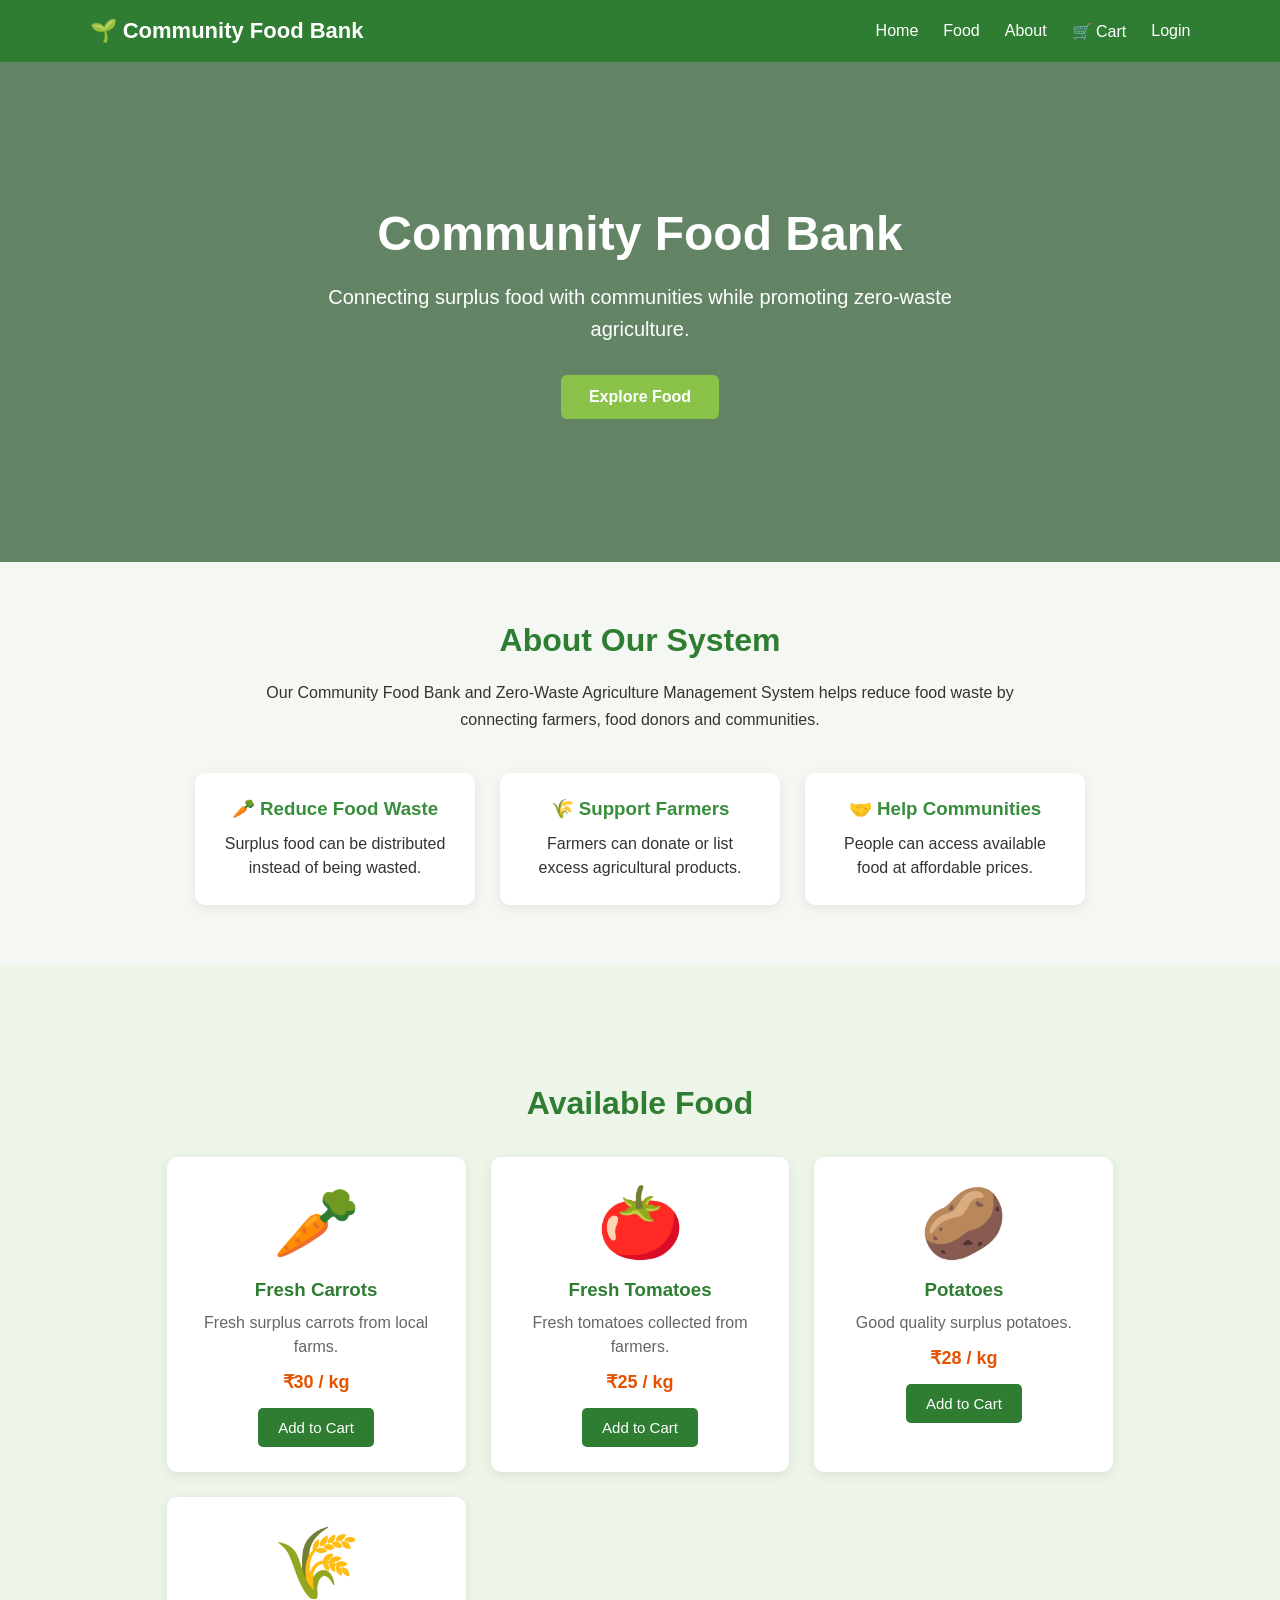
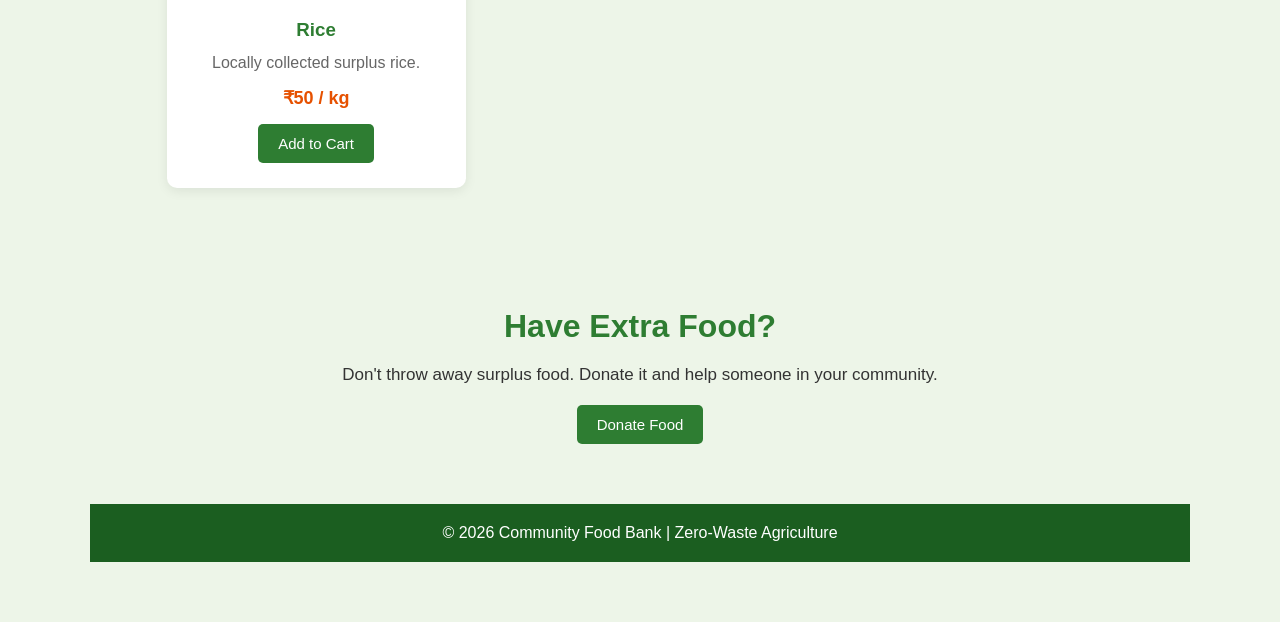
<file: index.html>
<!DOCTYPE html>
<html lang="en">
<head>
    <meta charset="UTF-8">
    <meta name="viewport" content="width=device-width, initial-scale=1.0">
    <title>Community Food Bank</title>
    <link rel="stylesheet" href="style.css">
</head>

<body>

<header>
    <div class="logo">🌱 Community Food Bank</div>

    <nav>
        <a href="index.html">Home</a>
        <a href="#food">Food</a>
        <a href="#about">About</a>
        <a href="cart.html">🛒 Cart</a>
        <a href="login.html">Login</a>

        <span class="user-display">
    👤 <span class="logged-user-name"></span>
</span>

<button onclick="logoutUser()">
    Logout
</button>
    </nav>
</header>

<section class="hero">
    <div class="hero-content">
        <h1>Community Food Bank</h1>

        <p>
            Connecting surplus food with communities while
            promoting zero-waste agriculture.
        </p>

        <a href="#food" class="btn">Explore Food</a>
    </div>
</section>

<section id="about" class="about">
    <h2>About Our System</h2>

    <p>
        Our Community Food Bank and Zero-Waste Agriculture Management
        System helps reduce food waste by connecting farmers,
        food donors and communities.
    </p>

    <div class="features">

        <div class="feature">
            <h3>🥕 Reduce Food Waste</h3>
            <p>Surplus food can be distributed instead of being wasted.</p>
        </div>

        <div class="feature">
            <h3>🌾 Support Farmers</h3>
            <p>Farmers can donate or list excess agricultural products.</p>
        </div>

        <div class="feature">
            <h3>🤝 Help Communities</h3>
            <p>People can access available food at affordable prices.</p>
        </div>

    </div>
</section>

<section id="food" class="products">

    <section id="food" class="products">

    <h2>Available Food</h2>

    <div class="product-container">

        <!-- CARROTS -->

        <div class="product-card">

            <div class="product-image">🥕</div>

            <h3>Fresh Carrots</h3>

            <p>Fresh surplus carrots from local farms.</p>

            <span>₹30 / kg</span>

            <button
                class="add-to-cart"
                onclick="addToCart('Fresh Carrots', 30, '🥕')">

                Add to Cart

            </button>

        </div>


        <!-- TOMATOES -->

        <div class="product-card">

            <div class="product-image">🍅</div>

            <h3>Fresh Tomatoes</h3>

            <p>Fresh tomatoes collected from farmers.</p>

            <span>₹25 / kg</span>

            <button
                class="add-to-cart"
                onclick="addToCart('Fresh Tomatoes', 25, '🍅')">

                Add to Cart

            </button>

        </div>


        <!-- POTATOES -->

        <div class="product-card">

            <div class="product-image">🥔</div>

            <h3>Potatoes</h3>

            <p>Good quality surplus potatoes.</p>

            <span>₹28 / kg</span>

            <button
                class="add-to-cart"
                onclick="addToCart('Potatoes', 28, '🥔')">

                Add to Cart

            </button>

        </div>


        <!-- RICE -->

        <div class="product-card">

            <div class="product-image">🌾</div>

            <h3>Rice</h3>

            <p>Locally collected surplus rice.</p>

            <span>₹50 / kg</span>

            <button
                class="add-to-cart"
                onclick="addToCart('Rice', 50, '🌾')">

                Add to Cart

            </button>

        </div>

    </div>

</section>

<section class="donate">
    <h2>Have Extra Food?</h2>

    <p>
        Don't throw away surplus food. Donate it and help someone
        in your community.
    </p>

    <button>Donate Food</button>
</section>

<footer>
    <p>© 2026 Community Food Bank | Zero-Waste Agriculture</p>
</footer>

<script src="script.js"></script>

</body>
</html>
</file>
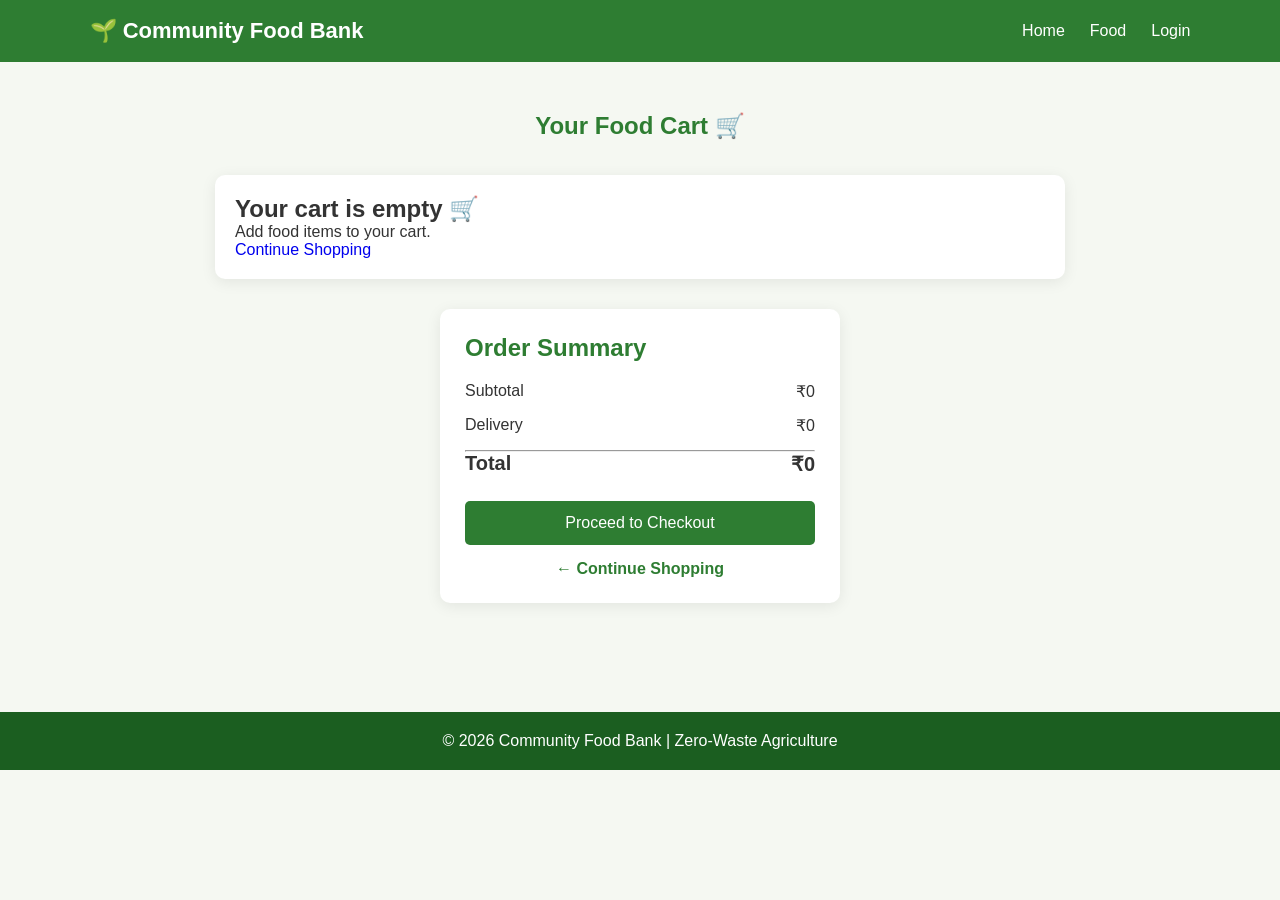
<file: cart.html>
<!DOCTYPE html>
<html lang="en">

<head>
    <meta charset="UTF-8">
    <meta name="viewport" content="width=device-width, initial-scale=1.0">

    <title>Cart - Community Food Bank</title>

    <link rel="stylesheet" href="style.css">
</head>

<body>

<header>
    <div class="logo">🌱 Community Food Bank</div>

    <nav>
        <a href="index.html">Home</a>
        <a href="index.html#food">Food</a>
        <a href="login.html">Login</a>

        <span class="user-display">
    👤 <span class="logged-user-name"></span>
</span>

<button onclick="logoutUser()">
    Logout
</button>
    </nav>
</header>

<section class="cart-section">

    <h1>Your Food Cart 🛒</h1>

    <div class="cart-container">
        <!-- Cart items will be added here by JavaScript -->
    </div>

    <div class="cart-summary">

    <h2>Order Summary</h2>

    <div class="summary-row">
        <span>Subtotal</span>
        <span id="cartSubtotal">₹0</span>
    </div>

    <div class="summary-row">
        <span>Delivery</span>
        <span id="cartDelivery">₹0</span>
    </div>

    <hr>

    <div class="summary-total">
        <span>Total</span>
        <span id="cartTotal">₹0</span>
    </div>

    <button
        class="checkout-btn"
        onclick="checkout()"
    >
        Proceed to Checkout
    </button>

    <a
        href="index.html"
        class="continue-shopping"
    >
        ← Continue Shopping
    </a>

</div>

</section>

<footer>
    <p>© 2026 Community Food Bank | Zero-Waste Agriculture</p>
</footer>

<script src="script.js"></script>

</body>
</html>
</file>
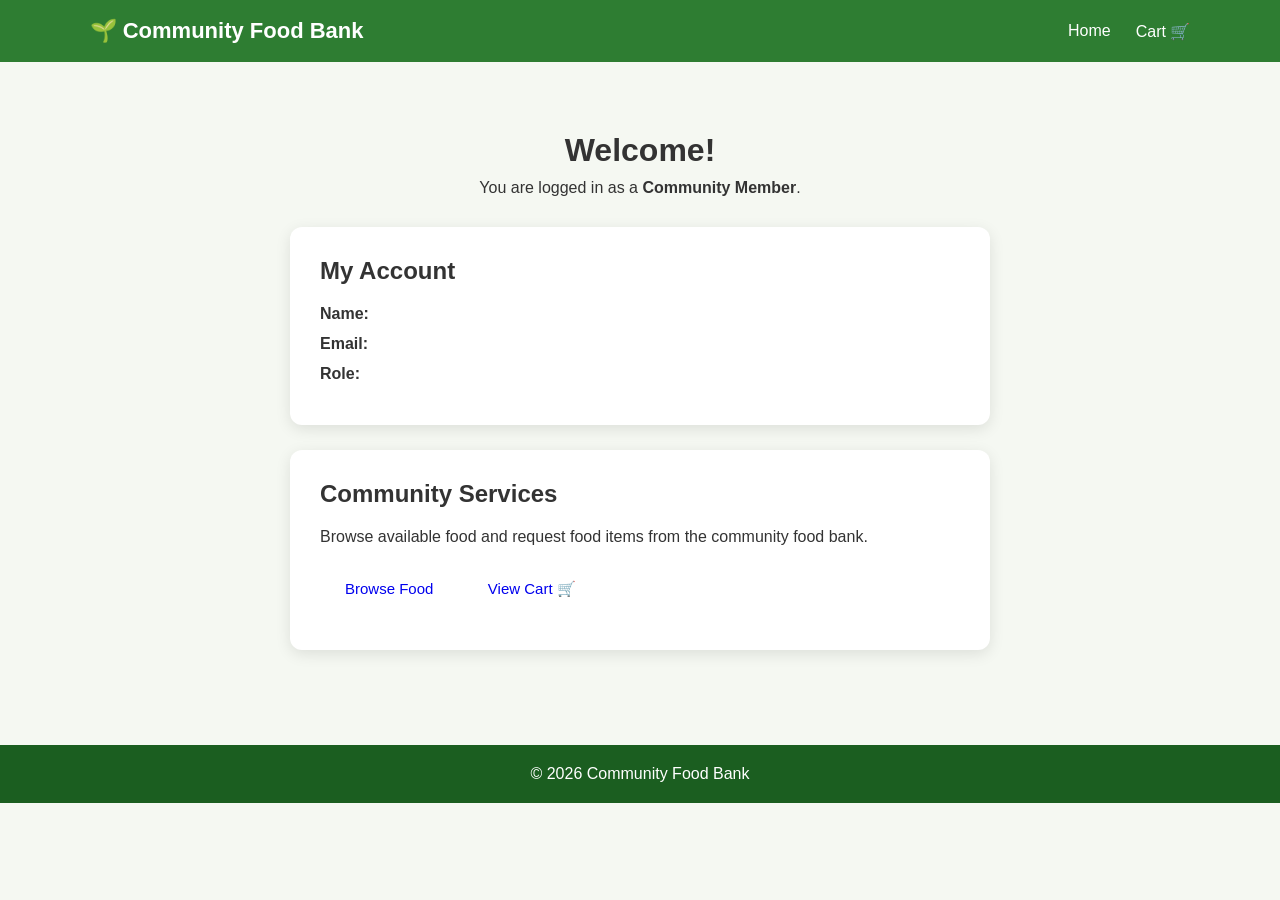
<file: community (1).html>
<!DOCTYPE html>
<html lang="en">

<head>
    <meta charset="UTF-8">
    <meta name="viewport" content="width=device-width, initial-scale=1.0">

    <title>Community Member - Community Food Bank</title>

    <link rel="stylesheet" href="style.css">
</head>

<body>

    <!-- Header -->
    <header>

        <div class="logo">
            🌱 Community Food Bank
        </div>

        <nav>
            <a href="index.html">Home</a>
            <a href="cart.html">Cart 🛒</a>

            <button onclick="logoutUser()">
                Logout
            </button>
        </nav>

    </header>


    <!-- Dashboard -->
    <main class="dashboard">

        <h1 class="welcome-user">
            Welcome!
        </h1>

        <p>
            You are logged in as a
            <strong id="userRole">Community Member</strong>.
        </p>


        <!-- User Information -->
        <div class="dashboard-card">

    <h2>My Account</h2>

    <p>
        <strong>Name:</strong>
        <span class="logged-user-name"></span>
    </p>

    <p>
        <strong>Email:</strong>
        <span class="logged-user-email"></span>
    </p>

    <p>
        <strong>Role:</strong>
        <span class="logged-user-role"></span>
    </p>

</div>


        <!-- Community Member Options -->
        <div class="dashboard-card">

            <h2>Community Services</h2>

            <p>
                Browse available food and request food items
                from the community food bank.
            </p>

            <a href="index.html" class="dashboard-btn">
                Browse Food
            </a>

            <a href="cart.html" class="dashboard-btn">
                View Cart 🛒
            </a>

        </div>

    </main>


    <!-- Footer -->
    <footer>

        <p>
            © 2026 Community Food Bank
        </p>

    </footer>


    <script src="script.js"></script>

</body>
</html>
</file>
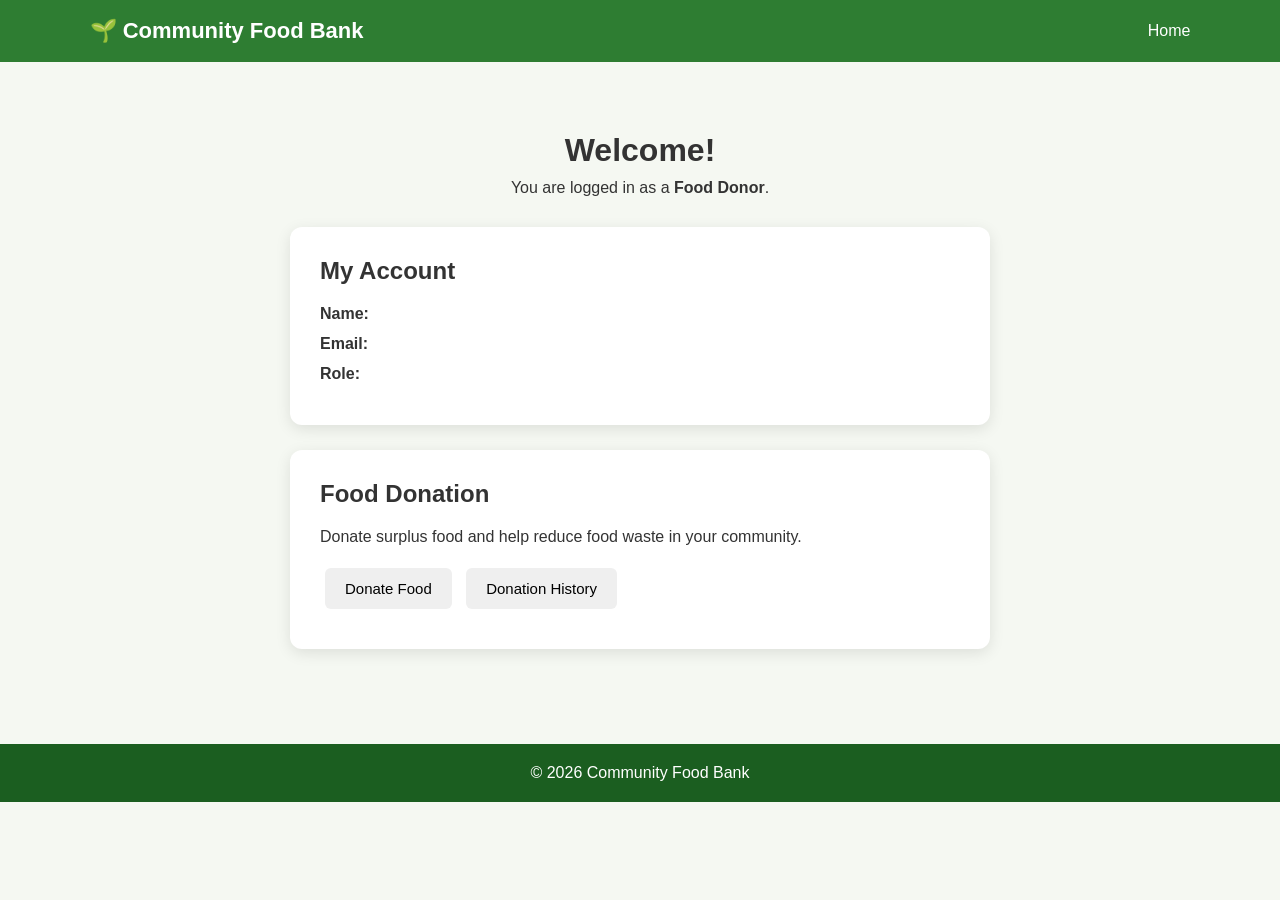
<file: donor.html>
<!DOCTYPE html>
<html lang="en">

<head>

    <meta charset="UTF-8">

    <meta
        name="viewport"
        content="width=device-width, initial-scale=1.0"
    >

    <title>Food Donor Dashboard - Community Food Bank</title>

    <link rel="stylesheet" href="style.css">

</head>


<body>


    <!-- Header -->
    <header>

        <div class="logo">
            🌱 Community Food Bank
        </div>

        <nav>

            <a href="index.html">
                Home
            </a>

            <button onclick="logoutUser()">
                Logout
            </button>

        </nav>

    </header>



    <!-- Dashboard -->
    <main class="dashboard">

        <h1 class="welcome-user">
            Welcome!
        </h1>

        <p>
            You are logged in as a
            <strong id="userRole">Food Donor</strong>.
        </p>


        <!-- Account -->
        <div class="dashboard-card">

    <h2>My Account</h2>

    <p>
        <strong>Name:</strong>
        <span class="logged-user-name"></span>
    </p>

    <p>
        <strong>Email:</strong>
        <span class="logged-user-email"></span>
    </p>

    <p>
        <strong>Role:</strong>
        <span class="logged-user-role"></span>
    </p>

</div>


        <!-- Donor Services -->
        <div class="dashboard-card">

            <h2>Food Donation</h2>

            <p>
                Donate surplus food and help reduce food waste
                in your community.
            </p>


            <button
                class="dashboard-btn"
                onclick="alert('Food donation form coming soon!')"
            >
                Donate Food
            </button>


            <button
                class="dashboard-btn"
                onclick="alert('Donation history coming soon!')"
            >
                Donation History
            </button>

        </div>

    </main>



    <!-- Footer -->
    <footer>

        <p>
            © 2026 Community Food Bank
        </p>

    </footer>



    <script src="script.js"></script>

</body>
</html>
</file>
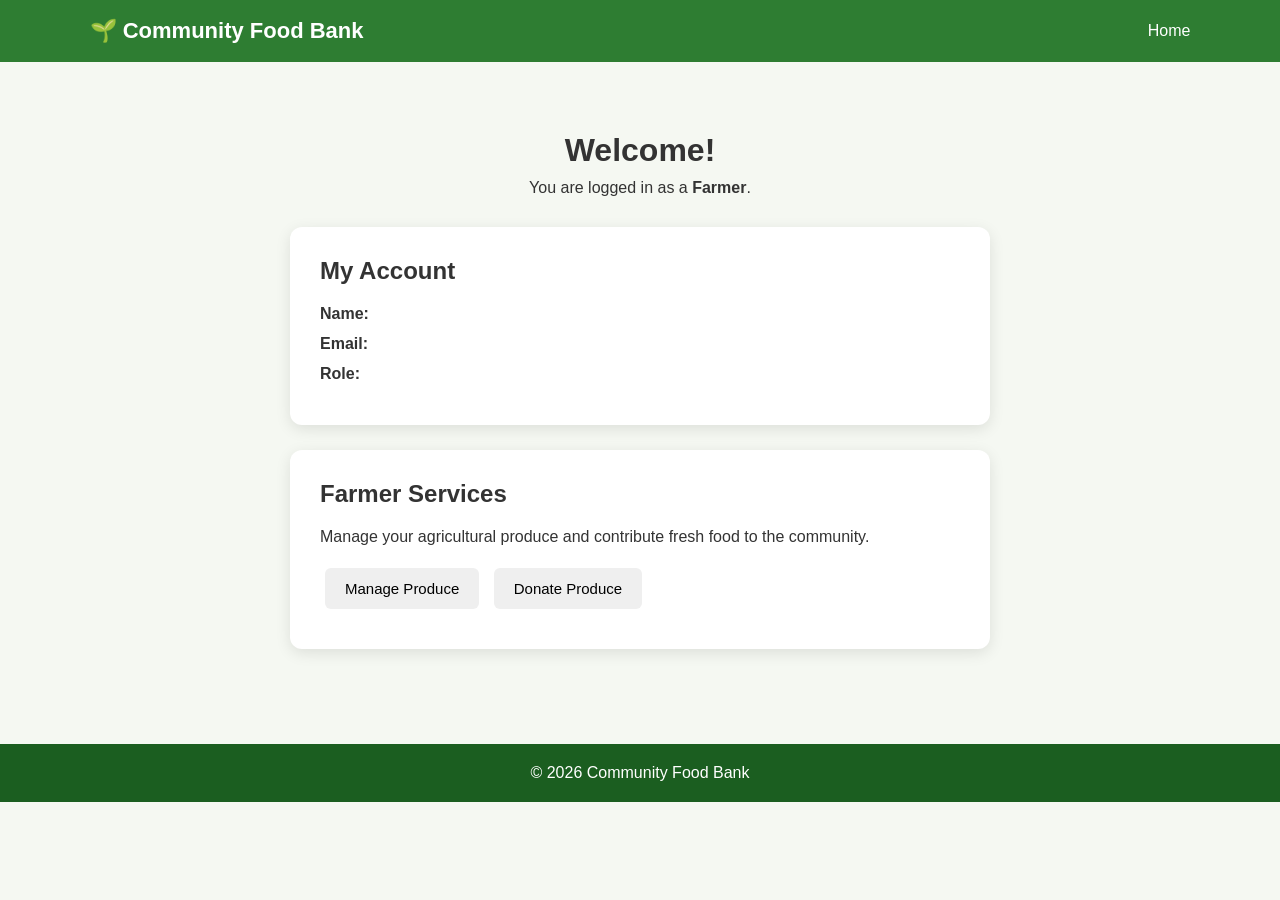
<file: farmer.html>
<!DOCTYPE html>
<html lang="en">

<head>

    <meta charset="UTF-8">

    <meta
        name="viewport"
        content="width=device-width, initial-scale=1.0"
    >

    <title>Farmer Dashboard - Community Food Bank</title>

    <link rel="stylesheet" href="style.css">

</head>


<body>


    <!-- Header -->
    <header>

        <div class="logo">
            🌱 Community Food Bank
        </div>

        <nav>

            <a href="index.html">
                Home
            </a>

            <button onclick="logoutUser()">
                Logout
            </button>

        </nav>

    </header>



    <!-- Dashboard -->
    <main class="dashboard">

        <h1 class="welcome-user">
    Welcome!
</h1>

        <p>
            You are logged in as a
            <strong id="userRole">Farmer</strong>.
        </p>


        <!-- Account Information -->
        <div class="dashboard-card">

    <h2>My Account</h2>

    <p>
        <strong>Name:</strong>
        <span class="logged-user-name"></span>
    </p>

    <p>
        <strong>Email:</strong>
        <span class="logged-user-email"></span>
    </p>

    <p>
        <strong>Role:</strong>
        <span class="logged-user-role"></span>
    </p>

</div>


        <!-- Farmer Services -->
        <div class="dashboard-card">

            <h2>Farmer Services</h2>

            <p>
                Manage your agricultural produce and
                contribute fresh food to the community.
            </p>


            <button
                class="dashboard-btn"
                onclick="alert('Produce management feature coming soon!')"
            >
                Manage Produce
            </button>


            <button
                class="dashboard-btn"
                onclick="alert('Donation feature coming soon!')"
            >
                Donate Produce
            </button>

        </div>

    </main>



    <!-- Footer -->
    <footer>

        <p>
            © 2026 Community Food Bank
        </p>

    </footer>



    <script src="script.js"></script>

</body>
</html>
</file>
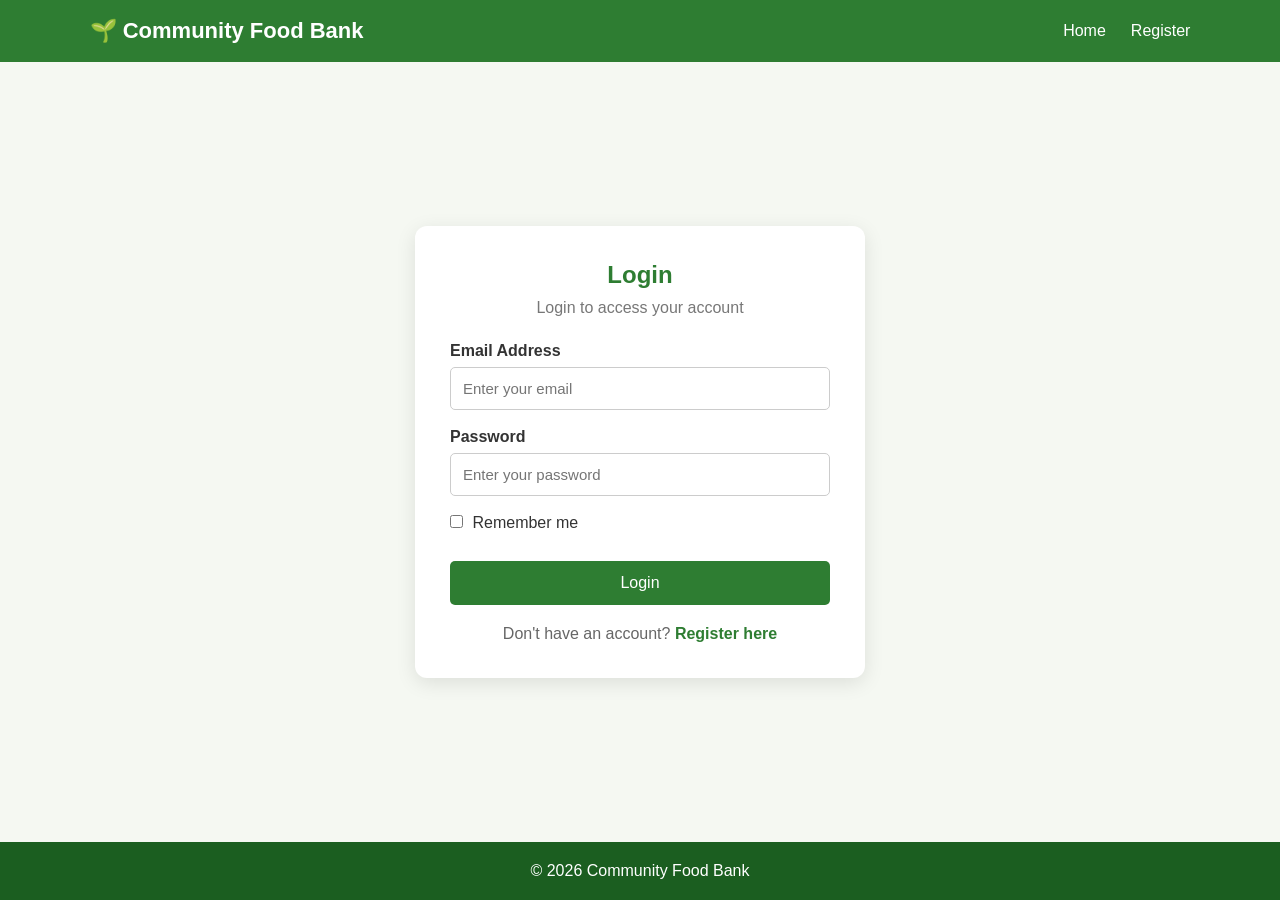
<file: login.html>
<!DOCTYPE html>
<html lang="en">
<head>

    <meta charset="UTF-8">

    <meta
        name="viewport"
        content="width=device-width, initial-scale=1.0"
    >

    <title>Login - Community Food Bank</title>

    <link rel="stylesheet" href="style.css">

</head>


<body class="auth-body">


    <!-- Header -->
    <header>

        <div class="logo">
            🌱 Community Food Bank
        </div>

        <nav>

            <a href="index.html">
                Home
            </a>

            <a href="registration.html">
                Register
            </a>

        </nav>

    </header>



    <!-- Login Section -->
    <div class="auth-container">

        <div class="auth-box">

            <h2>Login</h2>

            <p class="auth-subtitle">
                Login to access your account
            </p>


            <!-- Login Form -->
            <form id="loginForm">


                <!-- Email -->
                <label for="loginEmail">
                    Email Address
                </label>

                <input
                    type="email"
                    id="loginEmail"
                    name="email"
                    placeholder="Enter your email"
                    required
                >



                <!-- Password -->
                <label for="loginPassword">
                    Password
                </label>

                <input
                    type="password"
                    id="loginPassword"
                    name="password"
                    placeholder="Enter your password"
                    required
                >



                <!-- Remember Me -->
                <div class="remember">

                    <label>

                        <input
                            type="checkbox"
                            id="rememberMe"
                        >

                        Remember me

                    </label>

                </div>



                <!-- Login Message -->
                <p id="loginMessage"></p>



                <!-- Login Button -->
                <button
                    type="submit"
                    class="auth-btn"
                >
                    Login
                </button>


            </form>



            <!-- Registration Link -->
            <p class="account-link">

                Don't have an account?

                <a href="registration.html">
                    Register here
                </a>

            </p>


        </div>

    </div>



    <!-- Footer -->
    <footer>

        <p>
            © 2026 Community Food Bank
        </p>

    </footer>



    <!-- JavaScript -->
    <script src="script.js"></script>

</body>
</html>
</file>
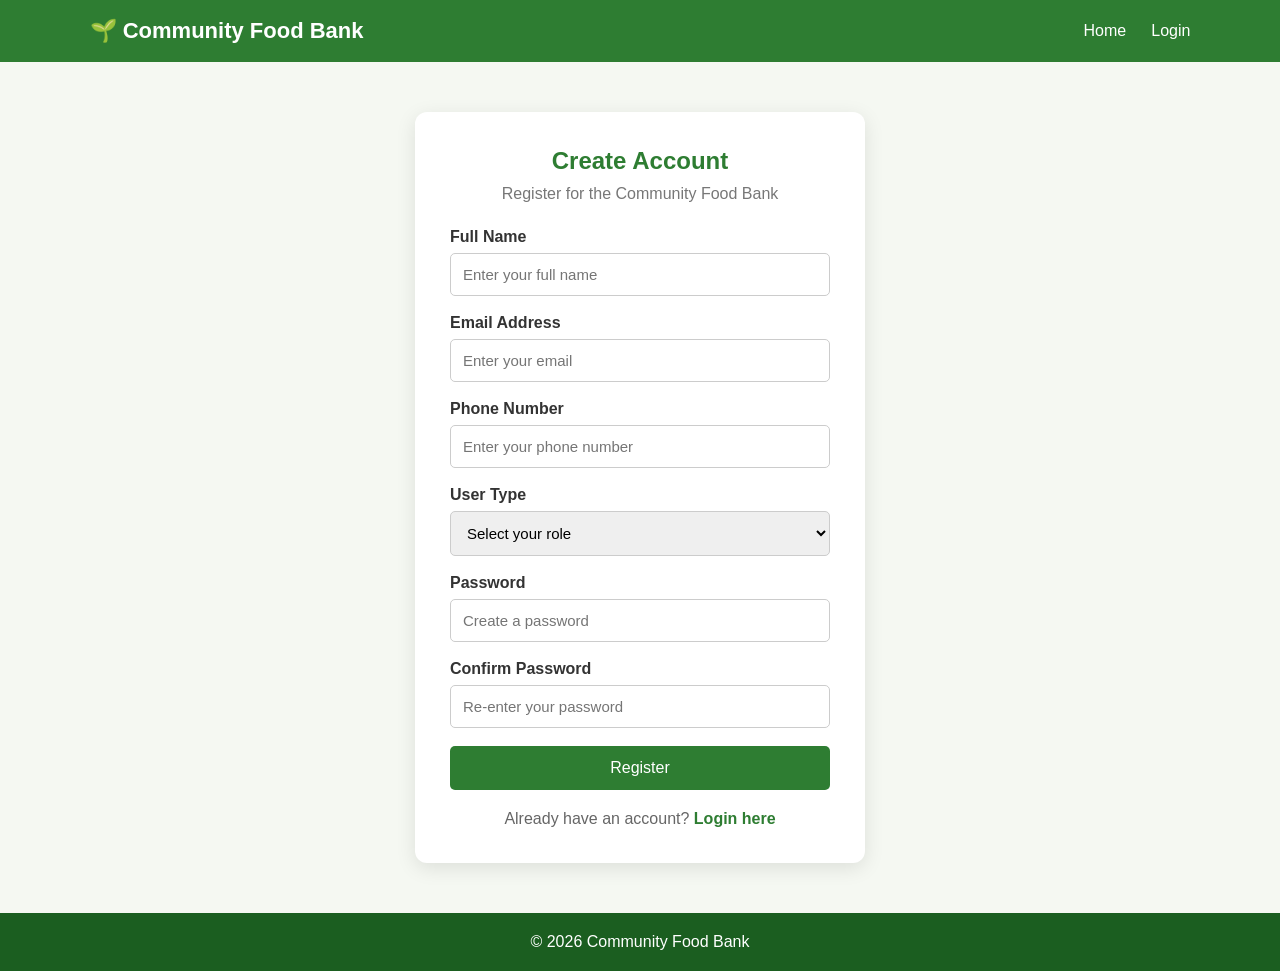
<file: registration.html>
<!DOCTYPE html>
<html lang="en">
<head>
    <meta charset="UTF-8">
    <meta name="viewport" content="width=device-width, initial-scale=1.0">

    <title>Register - Community Food Bank</title>

    <link rel="stylesheet" href="style.css">
</head>

<body class="auth-body">

    <!-- Header -->
    <header>
        <div class="logo">🌱 Community Food Bank</div>

        <nav>
            <a href="index.html">Home</a>
            <a href="login.html">Login</a>
        </nav>
    </header>


    <!-- Registration Section -->
    <div class="auth-container">

        <div class="auth-box">

            <h2>Create Account</h2>

            <p class="auth-subtitle">
                Register for the Community Food Bank
            </p>


            <!-- Registration Form -->
            <form id="registrationForm">

                <!-- Full Name -->
                <label for="name">Full Name</label>

                <input
                    type="text"
                    id="name"
                    name="name"
                    placeholder="Enter your full name"
                    required
                >


                <!-- Email -->
                <label for="email">Email Address</label>

                <input
                    type="email"
                    id="email"
                    name="email"
                    placeholder="Enter your email"
                    required
                >


                <!-- Phone -->
                <label for="phone">Phone Number</label>

                <input
                    type="tel"
                    id="phone"
                    name="phone"
                    placeholder="Enter your phone number"
                    required
                >


                <!-- User Type -->
                <label for="role">User Type</label>

                <select id="role" name="role" required>

                    <option value="">Select your role</option>

                    <option value="Community Member">
                        Community Member
                    </option>

                    <option value="Farmer">
                        Farmer
                    </option>

                    <option value="Food Donor">
                        Food Donor
                    </option>

                    <option value="Volunteer">
                        Volunteer
                    </option>

                </select>


                <!-- Password -->
                <label for="password">Password</label>

                <input
                    type="password"
                    id="password"
                    name="password"
                    placeholder="Create a password"
                    required
                >


                <!-- Confirm Password -->
                <label for="confirmPassword">Confirm Password</label>

                <input
                    type="password"
                    id="confirmPassword"
                    name="confirmPassword"
                    placeholder="Re-enter your password"
                    required
                >


                <!-- Message -->
                <p id="registrationMessage"></p>


                <!-- Register Button -->
                <button
                    type="submit"
                    class="auth-btn"
                >
                    Register
                </button>

            </form>


            <!-- Login Link -->
            <p class="account-link">

                Already have an account?

                <a href="login.html">
                    Login here
                </a>

            </p>

        </div>

    </div>


    <!-- Footer -->
    <footer>
        <p>© 2026 Community Food Bank</p>
    </footer>


    <!-- JavaScript -->
    <script src="script.js"></script>

</body>
</html>
</file>
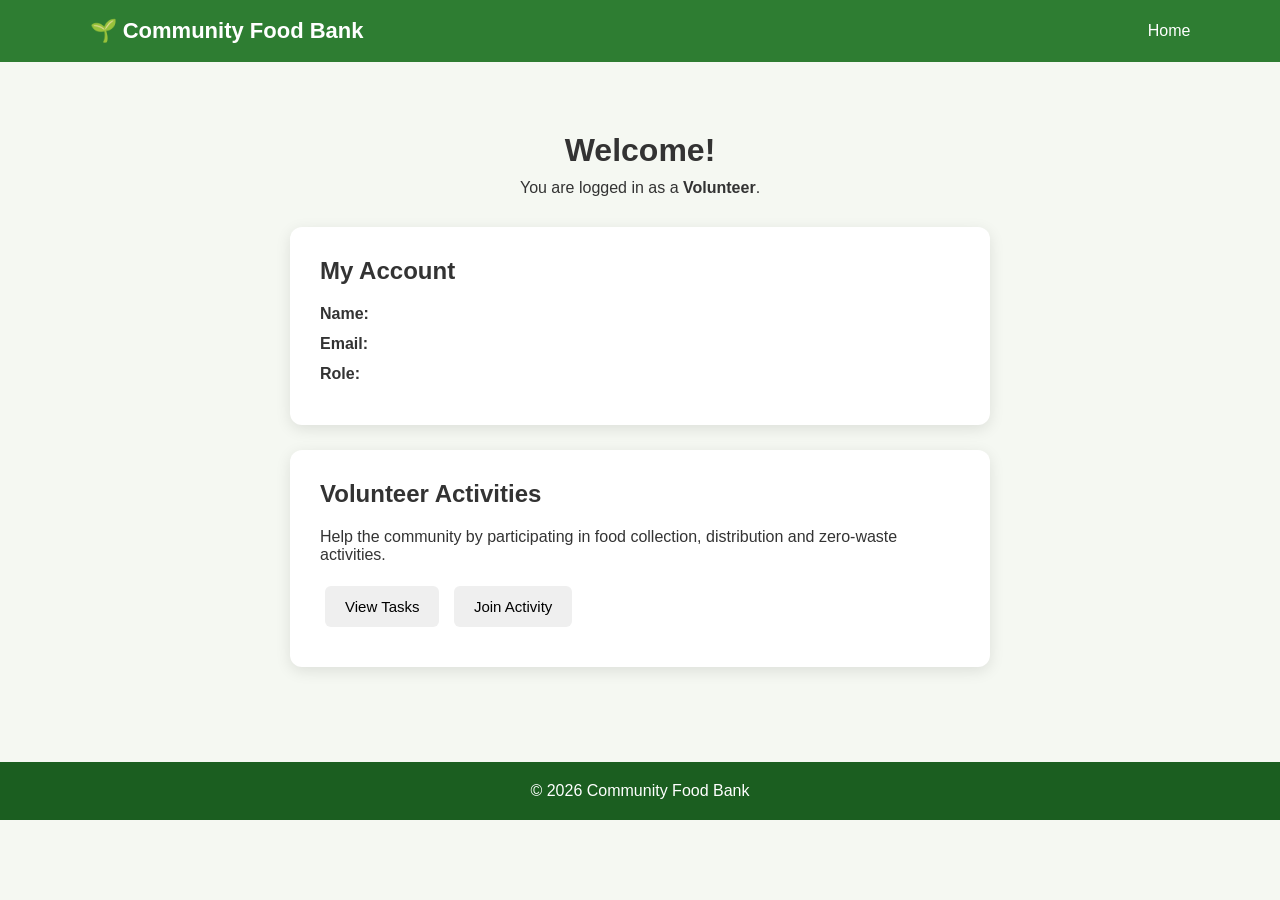
<file: volunteer.html>
<!DOCTYPE html>
<html lang="en">

<head>

    <meta charset="UTF-8">

    <meta
        name="viewport"
        content="width=device-width, initial-scale=1.0"
    >

    <title>Volunteer Dashboard - Community Food Bank</title>

    <link rel="stylesheet" href="style.css">

</head>


<body>


    <!-- Header -->
    <header>

        <div class="logo">
            🌱 Community Food Bank
        </div>

        <nav>

            <a href="index.html">
                Home
            </a>

            <button onclick="logoutUser()">
                Logout
            </button>

        </nav>

    </header>



    <!-- Dashboard -->
    <main class="dashboard">

        <h1 class="welcome-user">
            Welcome!
        </h1>

        <p>
            You are logged in as a
            <strong id="userRole">Volunteer</strong>.
        </p>


        <!-- Account -->
        <div class="dashboard-card">

    <h2>My Account</h2>

    <p>
        <strong>Name:</strong>
        <span class="logged-user-name"></span>
    </p>

    <p>
        <strong>Email:</strong>
        <span class="logged-user-email"></span>
    </p>

    <p>
        <strong>Role:</strong>
        <span class="logged-user-role"></span>
    </p>

</div>


        <!-- Volunteer Services -->
        <div class="dashboard-card">

            <h2>Volunteer Activities</h2>

            <p>
                Help the community by participating in
                food collection, distribution and
                zero-waste activities.
            </p>


            <button
                class="dashboard-btn"
                onclick="alert('Available volunteer tasks coming soon!')"
            >
                View Tasks
            </button>


            <button
                class="dashboard-btn"
                onclick="alert('Volunteer activity registration coming soon!')"
            >
                Join Activity
            </button>

        </div>

    </main>



    <!-- Footer -->
    <footer>

        <p>
            © 2026 Community Food Bank
        </p>

    </footer>



    <script src="script.js"></script>

</body>
</html>
</file>
<file: style.css>
/* ==============================
   GENERAL
================================= */

* {
    margin: 0;
    padding: 0;
    box-sizing: border-box;
}

body {
    font-family: Arial, sans-serif;
    background-color: #f5f8f2;
    color: #333;
}

html {
    scroll-behavior: smooth;
}

a {
    text-decoration: none;
}


/* ==============================
   HEADER
================================= */

header {
    width: 100%;
    padding: 18px 7%;
    background-color: #2e7d32;

    display: flex;
    justify-content: space-between;
    align-items: center;

    color: white;
}

.logo {
    font-size: 22px;
    font-weight: bold;
}

nav {
    display: flex;
    gap: 25px;
}

nav a {
    color: white;
    font-size: 16px;
    transition: 0.3s;
}

nav a:hover {
    color: #dcedc8;
}


/* ==============================
   HERO
================================= */

.hero {
    min-height: 500px;

    background:
        linear-gradient(
            rgba(20, 70, 25, 0.65),
            rgba(20, 70, 25, 0.65)
        ),
        url("https://images.unsplash.com/photo-1488459716781-31db52582fe9?auto=format&fit=crop&w=1600&q=80");

    background-size: cover;
    background-position: center;

    display: flex;
    justify-content: center;
    align-items: center;

    text-align: center;
    color: white;
}

.hero-content {
    max-width: 700px;
    padding: 30px;
}

.hero h1 {
    font-size: 48px;
    margin-bottom: 20px;
}

.hero p {
    font-size: 20px;
    line-height: 1.6;
    margin-bottom: 30px;
}

.btn {
    display: inline-block;

    padding: 13px 28px;

    background-color: #8bc34a;
    color: white;

    border-radius: 6px;

    font-weight: bold;
}

.btn:hover {
    background-color: #689f38;
}


/* ==============================
   ABOUT
================================= */

.about {
    padding: 60px 7%;
    text-align: center;
}

.about h2,
.products h2,
.donate h2 {
    font-size: 32px;
    color: #2e7d32;
    margin-bottom: 20px;
}

.about > p {
    max-width: 750px;
    margin: auto;
    line-height: 1.7;
}

.features {
    display: flex;
    justify-content: center;
    gap: 25px;
    margin-top: 40px;
    flex-wrap: wrap;
}

.feature {
    background-color: white;
    padding: 25px;

    width: 280px;

    border-radius: 10px;

    box-shadow: 0 3px 12px rgba(0,0,0,0.08);
}

.feature h3 {
    color: #388e3c;
    margin-bottom: 12px;
}

.feature p {
    line-height: 1.5;
}


/* ==============================
   PRODUCTS
================================= */

.products {
    padding: 60px 7%;
    background-color: #edf5e8;
    text-align: center;
}

.product-container {
    display: grid;

    grid-template-columns:
        repeat(auto-fit, minmax(220px, 1fr));

    gap: 25px;

    margin-top: 35px;
}

.product-card {
    background-color: white;

    padding: 25px;

    border-radius: 10px;

    box-shadow: 0 3px 12px rgba(0,0,0,0.08);

    transition: 0.3s;
}

.product-card:hover {
    transform: translateY(-5px);
}

.product-image {
    font-size: 70px;
    margin-bottom: 15px;
}

.product-card h3 {
    color: #2e7d32;
    margin-bottom: 10px;
}

.product-card p {
    color: #666;
    line-height: 1.5;
    margin-bottom: 12px;
}

.product-card span {
    display: block;

    font-size: 18px;
    font-weight: bold;

    color: #e65100;

    margin-bottom: 15px;
}

.product-card button,
.donate button {
    border: none;

    background-color: #2e7d32;
    color: white;

    padding: 11px 20px;

    border-radius: 5px;

    cursor: pointer;

    font-size: 15px;
}

.product-card button:hover,
.donate button:hover {
    background-color: #1b5e20;
}


/* ==============================
   DONATE
================================= */

.donate {
    padding: 60px 7%;
    text-align: center;
}

.donate p {
    margin-bottom: 20px;
    font-size: 17px;
}


/* ==============================
   FOOTER
================================= */

footer {
    background-color: #1b5e20;

    color: white;

    text-align: center;

    padding: 20px;
}


/* ==============================
   LOGIN / REGISTRATION
================================= */

.auth-body {
    min-height: 100vh;

    display: flex;
    flex-direction: column;
}

.auth-container {
    flex: 1;

    display: flex;
    justify-content: center;
    align-items: center;

    padding: 50px 20px;
}

.auth-box {
    background-color: white;

    width: 100%;
    max-width: 450px;

    padding: 35px;

    border-radius: 12px;

    box-shadow: 0 5px 20px rgba(0,0,0,0.1);
}

.auth-box h2 {
    text-align: center;

    color: #2e7d32;

    margin-bottom: 10px;
}

.auth-subtitle {
    text-align: center;

    color: #777;

    margin-bottom: 25px;
}

.auth-box form {
    display: flex;
    flex-direction: column;
}

.auth-box label {
    margin-bottom: 7px;

    font-weight: bold;
}

.auth-box input,
.auth-box select {
    padding: 12px;

    margin-bottom: 18px;

    border: 1px solid #ccc;

    border-radius: 5px;

    font-size: 15px;
}

.auth-box input:focus,
.auth-box select:focus {
    outline: none;

    border-color: #2e7d32;
}

.remember {
    margin-bottom: 15px;
}

.remember label {
    font-weight: normal;
}

.remember input {
    margin-right: 5px;
}

.auth-btn {
    padding: 13px;

    border: none;

    border-radius: 5px;

    background-color: #2e7d32;

    color: white;

    font-size: 16px;

    cursor: pointer;
}

.auth-btn:hover {
    background-color: #1b5e20;
}

.account-link {
    text-align: center;

    margin-top: 20px;

    color: #666;
}

.account-link a {
    color: #2e7d32;

    font-weight: bold;
}


/* ==============================
   CART
================================= */

.cart-section {
    padding: 50px 7%;

    min-height: 650px;
}

.cart-section > h1 {
    text-align: center;

    color: #2e7d32;

    margin-bottom: 35px;
}

.cart-container {
    max-width: 850px;

    margin: auto;

    background-color: white;

    border-radius: 10px;

    box-shadow: 0 3px 15px rgba(0,0,0,0.08);

    padding: 20px;
}

.cart-item {
    display: flex;

    align-items: center;

    gap: 20px;

    padding: 20px 10px;

    border-bottom: 1px solid #ddd;
}

.cart-icon {
    font-size: 50px;
}

.cart-details {
    flex: 1;
}

.cart-details h3 {
    color: #2e7d32;

    margin-bottom: 7px;
}

.cart-details p {
    color: #777;
}

.quantity {
    display: flex;

    align-items: center;

    gap: 10px;
}

.quantity button {
    width: 30px;
    height: 30px;

    border: none;

    background-color: #2e7d32;

    color: white;

    border-radius: 4px;

    cursor: pointer;
}

.quantity span {
    font-weight: bold;
}

.cart-summary {
    max-width: 400px;

    margin: 30px auto;

    background-color: white;

    padding: 25px;

    border-radius: 10px;

    box-shadow: 0 3px 15px rgba(0,0,0,0.08);
}

.cart-summary h2 {
    color: #2e7d32;

    margin-bottom: 20px;
}

.summary-row,
.summary-total {
    display: flex;

    justify-content: space-between;

    margin-bottom: 15px;
}

.summary-total {
    font-size: 20px;

    font-weight: bold;
}

.checkout-btn {
    width: 100%;

    padding: 13px;

    border: none;

    border-radius: 5px;

    background-color: #2e7d32;

    color: white;

    font-size: 16px;

    cursor: pointer;

    margin-top: 10px;
}

.checkout-btn:hover {
    background-color: #1b5e20;
}

.continue-shopping {
    display: block;

    text-align: center;

    margin-top: 15px;

    color: #2e7d32;

    font-weight: bold;
}


/* ==============================
   RESPONSIVE DESIGN
================================= */

@media (max-width: 768px) {

    header {
        flex-direction: column;

        gap: 15px;
    }

    nav {
        gap: 12px;

        flex-wrap: wrap;

        justify-content: center;
    }

    .hero h1 {
        font-size: 36px;
    }

    .hero p {
        font-size: 17px;
    }

    .cart-item {
        flex-wrap: wrap;
    }

}

@media (max-width: 480px) {

    .logo {
        font-size: 18px;
    }

    nav a {
        font-size: 14px;
    }

    .hero h1 {
        font-size: 30px;
    }

    .about h2,
    .products h2,
    .donate h2 {
        font-size: 26px;
    }

    .auth-box {
        padding: 25px 20px;
    }

}

/* =====================================================
   DASHBOARD STYLES
   ===================================================== */

.dashboard {
    max-width: 1100px;
    margin: 50px auto;
    padding: 20px;
    text-align: center;
}

.dashboard h1 {
    margin-bottom: 10px;
}

.dashboard > p {
    margin-bottom: 30px;
}


/* Dashboard Cards */

.dashboard-card {
    background: white;
    padding: 30px;
    margin: 25px auto;
    max-width: 700px;

    border-radius: 12px;

    box-shadow: 0 4px 15px rgba(0, 0, 0, 0.1);

    text-align: left;
}


.dashboard-card h2 {
    margin-bottom: 20px;
}


.dashboard-card p {
    margin: 12px 0;
}


/* Dashboard Buttons */

.dashboard-btn {
    display: inline-block;

    padding: 12px 20px;

    margin: 10px 5px;

    border: none;

    border-radius: 6px;

    cursor: pointer;

    text-decoration: none;

    font-size: 15px;
}


/* Header Logout Button */

header nav button {
    padding: 8px 15px;

    border: none;

    border-radius: 5px;

    cursor: pointer;

    font-size: 14px;
}
</file>
